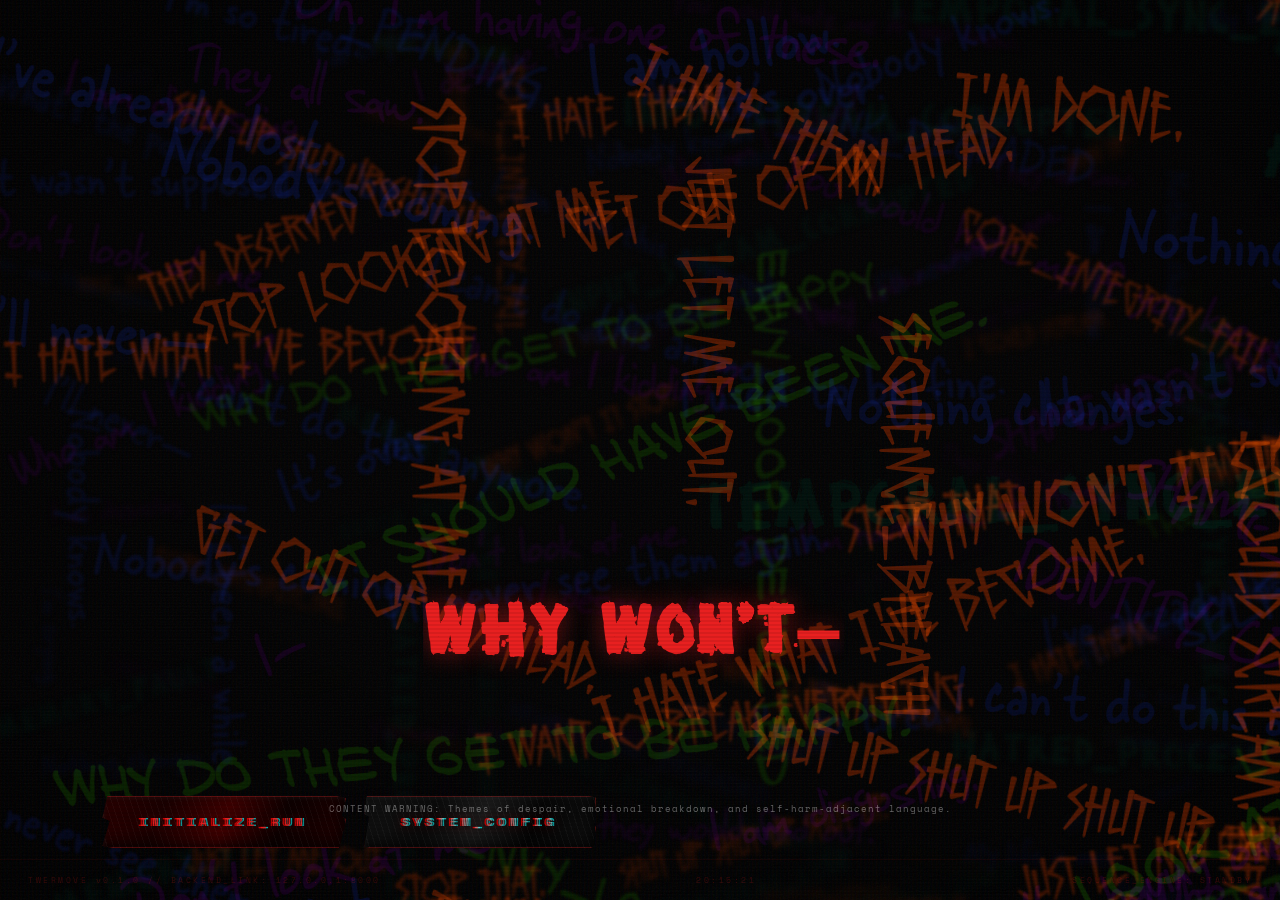
<file: Twermove/titan_frontend/index.html>
<!DOCTYPE html>
<html lang="en">
<head>
  <meta charset="UTF-8" />
  <meta name="viewport" content="width=device-width, initial-scale=1.0" />
  <title>TWERMOVE</title>
  <meta name="description" content="TWERMOVE — a trauma-core survival experience." />
  <link rel="stylesheet" href="static/style.css" />
</head>
<body>

  <div class="vent-bg" id="ventBg" aria-hidden="true"></div>
  <div class="vignette"          aria-hidden="true"></div>
  <div class="system-tear-slice" aria-hidden="true"></div>

  <svg style="display:none;" aria-hidden="true">
    <filter id="titan-static" x="0%" y="0%" width="100%" height="100%">
      <feTurbulence type="fractalNoise" baseFrequency="0.72" numOctaves="4" stitchTiles="stitch"/>
    </filter>
  </svg>

  <div class="static-noise"   aria-hidden="true"></div>
  <div class="crt-scanlines"  aria-hidden="true"></div>
  <div id="chaos-container"   aria-hidden="true"></div>
  <div id="flash-container"   aria-live="polite"></div>
  <div id="transition-veil"   aria-hidden="true"></div>

  <nav class="menu-actions" aria-label="Main menu">
    <a href="#" class="metal-btn"           id="btnStart">Initialize_Run</a>
    <a href="#" class="metal-btn secondary" id="btnSettings">System_Config</a>
  </nav>

  <p style="position:fixed;bottom:85px;width:100%;text-align:center;font-size:9px;color:rgba(255,255,255,0.4);letter-spacing:1px;z-index:200;">
    CONTENT WARNING: Themes of despair, emotional breakdown, and self-harm-adjacent language.
  </p>

  <footer class="index-footer" aria-label="System info">
    <span>TWERMOVE v0.1.0 // BACKEND_LINK: 127.0.0.1:8000</span>
    <span id="sysTime">&#8212;</span>
    <span>SEQUENCE_ENGINE: STANDBY</span>
  </footer>

  <script>
    // Live clock
    (function clock() {
      const el = document.getElementById('sysTime');
      function tick() {
        const now = new Date();
        el.textContent = now.toLocaleTimeString('en-GB', { hour12: false });
      }
      tick();
      setInterval(tick, 1000);
    })();

    // Buttons — placeholder until game routes exist
    document.getElementById('btnStart').addEventListener('click', function(e) {
      e.preventDefault();
      // TODO: route to game when ready
      this.textContent = 'SEQUENCE_PENDING…';
      this.classList.add('processing');
      setTimeout(() => {
        this.textContent = 'Initialize_Run';
        this.classList.remove('processing');
      }, 2000);
    });

    document.getElementById('btnSettings').addEventListener('click', function(e) {
      e.preventDefault();
      // TODO: route to settings when ready
    });
  </script>

  <script src="static/atmosphere.js"></script>
</body>
</html>
</file>
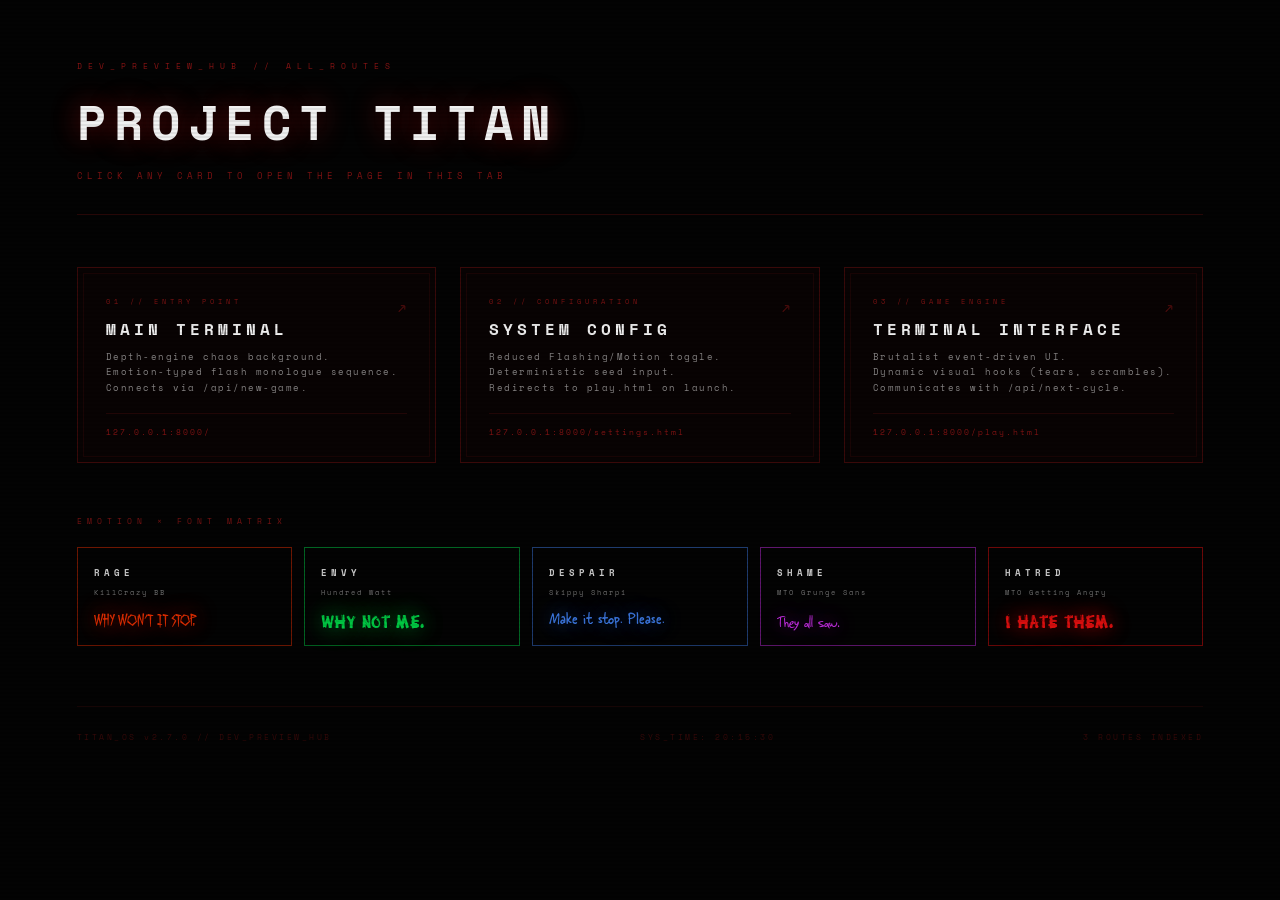
<file: titan_frontend/preview.html>
<!DOCTYPE html>
<html lang="en">
<head>
  <meta charset="UTF-8" />
  <meta name="viewport" content="width=device-width, initial-scale=1.0" />
  <title>Project Titan &#8212; Dev Preview Hub</title>
  <link rel="stylesheet" href="static/style.css" />
  <style>
    body {
      padding: 60px clamp(24px, 6vw, 80px) 80px;
      overflow-y: auto;
    }

    /* Header */
    .hub-header {
      margin-bottom: 52px;
      border-bottom: 1px solid rgba(232,32,32,0.15);
      padding-bottom: 32px;
    }

    .hub-eyebrow {
      font-size: 8px; letter-spacing: 6px;
      color: var(--red); opacity: 0.6; margin-bottom: 14px;
    }

    .hub-title {
      font-size: clamp(24px, 4vw, 48px); font-weight: 700;
      letter-spacing: 8px; color: var(--white);
      text-shadow: 0 0 28px var(--red-glow), 0 0 80px var(--red-dim);
    }

    .hub-subtitle {
      font-size: 9px; letter-spacing: 4px; color: var(--red);
      opacity: 0.55; margin-top: 12px;
    }

    /* Page grid */
    .page-grid {
      display: grid;
      grid-template-columns: repeat(auto-fill, minmax(320px, 1fr));
      gap: 24px;
    }

    .page-card {
      border: 1px solid rgba(232,32,32,0.22);
      background: rgba(232,32,32,0.02);
      padding: 28px 28px 24px;
      position: relative;
      text-decoration: none;
      display: block;
      transition: border-color 0.08s, background 0.08s, box-shadow 0.08s;
      cursor: pointer;
    }

    .page-card::before {
      content: ''; position: absolute; inset: 5px;
      border: 1px solid rgba(232,32,32,0.08); pointer-events: none;
    }

    .page-card:hover {
      border-color: var(--red);
      background: rgba(232,32,32,0.05);
      box-shadow: 0 0 28px var(--red-dim), inset 0 0 20px rgba(232,32,32,0.03);
    }

    .card-tag {
      font-size: 7px; letter-spacing: 4px;
      color: var(--red); opacity: 0.5; margin-bottom: 10px;
      text-transform: uppercase;
    }

    .card-name {
      font-size: 16px; font-weight: 700;
      letter-spacing: 4px; color: var(--white);
      margin-bottom: 8px; text-transform: uppercase;
    }

    .card-desc {
      font-size: 9px; letter-spacing: 1.5px;
      color: var(--white-dim); line-height: 1.7;
      margin-bottom: 18px;
    }

    .card-url {
      font-size: 8px; letter-spacing: 2px;
      color: rgba(232,32,32,0.55);
      border-top: 1px solid rgba(232,32,32,0.12);
      padding-top: 12px; word-break: break-all;
    }

    .card-arrow {
      position: absolute; top: 28px; right: 28px;
      font-size: 16px; color: rgba(232,32,32,0.3);
      transition: color 0.08s, transform 0.08s;
    }
    .page-card:hover .card-arrow {
      color: var(--red); transform: translate(3px,-3px);
    }

    /* Emotion legend grid */
    .legend-section { margin-top: 52px; }

    .section-title {
      font-size: 8px; letter-spacing: 5px; color: var(--red); opacity: 0.5;
      margin-bottom: 20px; text-transform: uppercase;
    }

    .legend-grid {
      display: grid;
      grid-template-columns: repeat(5, 1fr);
      gap: 12px;
    }
    @media (max-width: 900px) { .legend-grid { grid-template-columns: repeat(2, 1fr); } }
    @media (max-width: 480px) { .legend-grid { grid-template-columns: 1fr; } }

    .legend-card {
      border: 1px solid currentColor;
      padding: 18px 16px 14px;
      display: flex; flex-direction: column; gap: 8px;
      opacity: 0.85;
      transition: opacity 0.08s;
    }
    .legend-card:hover { opacity: 1; }

    .legend-emotion {
      font-size: 9px; letter-spacing: 4px;
      font-weight: 700; text-transform: uppercase;
      font-family: var(--font); color: var(--white);
    }
    .legend-font {
      font-size: 7px; letter-spacing: 2px;
      opacity: 0.55; text-transform: none; font-family: var(--font); color: var(--white);
    }
    .legend-sample {
      font-size: 18px; line-height: 1.2; margin-top: 4px;
    }
    
    .lc-rage { border-color: rgba(255,51,0,0.5); }
    .lc-envy { border-color: rgba(0,232,78,0.5); }
    .lc-despair { border-color: rgba(68,136,255,0.5); }
    .lc-shame { border-color: rgba(221,51,255,0.5); }
    .lc-hatred { border-color: rgba(255,17,17,0.5); }

    /* Footer */
    .hub-footer {
      margin-top: 60px; padding-top: 24px;
      border-top: 1px solid rgba(232,32,32,0.08);
      font-size: 8px; letter-spacing: 2.5px;
      color: rgba(232,32,32,0.22);
      display: flex; justify-content: space-between; flex-wrap: wrap; gap: 8px;
    }
  </style>
</head>
<body>

  <header class="hub-header">
    <p class="hub-eyebrow">DEV_PREVIEW_HUB // ALL_ROUTES</p>
    <h1 class="hub-title">PROJECT TITAN</h1>
    <p class="hub-subtitle">CLICK ANY CARD TO OPEN THE PAGE IN THIS TAB</p>
  </header>

  <div class="page-grid">

    <a href="http://127.0.0.1:8000/" class="page-card">
      <span class="card-arrow">&#8599;</span>
      <p class="card-tag">01 // ENTRY POINT</p>
      <p class="card-name">Main Terminal</p>
      <p class="card-desc">
        Depth-engine chaos background.<br/>
        Emotion-typed flash monologue sequence.<br/>
        Connects via /api/new-game.
      </p>
      <p class="card-url">127.0.0.1:8000/</p>
    </a>

    <a href="http://127.0.0.1:8000/settings.html" class="page-card">
      <span class="card-arrow">&#8599;</span>
      <p class="card-tag">02 // CONFIGURATION</p>
      <p class="card-name">System Config</p>
      <p class="card-desc">
        Reduced Flashing/Motion toggle.<br/>
        Deterministic seed input.<br/>
        Redirects to play.html on launch.
      </p>
      <p class="card-url">127.0.0.1:8000/settings.html</p>
    </a>

    <a href="http://127.0.0.1:8000/play.html" class="page-card">
      <span class="card-arrow">&#8599;</span>
      <p class="card-tag">03 // GAME ENGINE</p>
      <p class="card-name">Terminal Interface</p>
      <p class="card-desc">
        Brutalist event-driven UI.<br/>
        Dynamic visual hooks (tears, scrambles).<br/>
        Communicates with /api/next-cycle.
      </p>
      <p class="card-url">127.0.0.1:8000/play.html</p>
    </a>

  </div>

  <div class="legend-section">
    <p class="section-title">Emotion × Font Matrix</p>
    <div class="legend-grid">

      <div class="legend-card lc-rage">
        <span class="legend-emotion">Rage</span>
        <span class="legend-font">KillCrazy BB</span>
        <span class="legend-sample emotion-rage">WHY WON’T IT STOP.</span>
      </div>

      <div class="legend-card lc-envy">
        <span class="legend-emotion">Envy</span>
        <span class="legend-font">Hundred Watt</span>
        <span class="legend-sample emotion-envy">Why not me.</span>
      </div>

      <div class="legend-card lc-despair">
        <span class="legend-emotion">Despair</span>
        <span class="legend-font">Skippy Sharpi</span>
        <span class="legend-sample emotion-despair">Make it stop. Please.</span>
      </div>

      <div class="legend-card lc-shame">
        <span class="legend-emotion">Shame</span>
        <span class="legend-font">MTO Grunge Sans</span>
        <span class="legend-sample emotion-shame">They all saw.</span>
      </div>

      <div class="legend-card lc-hatred">
        <span class="legend-emotion">Hatred</span>
        <span class="legend-font">MTO Getting Angry</span>
        <span class="legend-sample emotion-hatred">I hate them.</span>
      </div>

    </div>
  </div>

  <footer class="hub-footer">
    <span>TITAN_OS v2.7.0 // DEV_PREVIEW_HUB</span>
    <span id="sysTime">&#8212;</span>
    <span>3 ROUTES INDEXED</span>
  </footer>

  <script>
    const t = document.getElementById('sysTime');
    function tick() {
      const n = new Date();
      t.textContent = `SYS_TIME: ${
        String(n.getHours()).padStart(2,'0')}:${
        String(n.getMinutes()).padStart(2,'0')}:${
        String(n.getSeconds()).padStart(2,'0')}`;
    }
    tick(); setInterval(tick, 1000);
  </script>

</body>
</html>
</file>
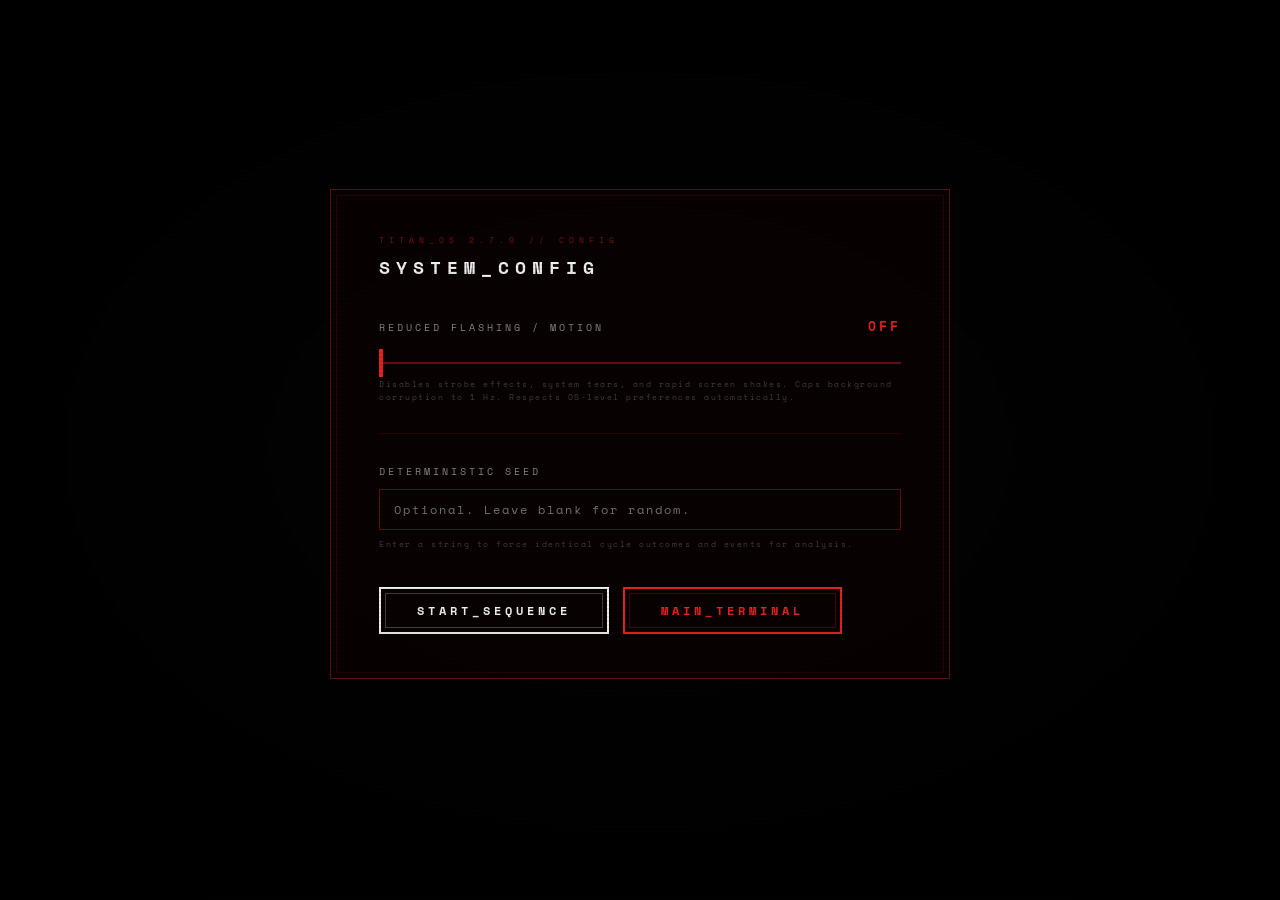
<file: titan_frontend/settings.html>
<!DOCTYPE html>
<html lang="en">
<head>
  <meta charset="UTF-8">
  <title>Project Titan — SYSTEM_CONFIG</title>
  <link rel="stylesheet" href="static/style.css" />
</head>
<body>
  
  <!-- Atmosphere Layers -->
  <div class="vent-bg" id="ventBg" aria-hidden="true"></div>
  <div class="vignette" aria-hidden="true"></div>
  
  <div class="settings-wrap">
    <div class="settings-panel">
      <div class="settings-eyebrow">TITAN_OS 2.7.0 // CONFIG</div>
      <h1 class="settings-title">SYSTEM_CONFIG</h1>
      
      <div class="setting-row">
        <div class="setting-label">
          <span>REDUCED FLASHING / MOTION</span>
          <span class="setting-val" id="valFlash">OFF</span>
        </div>
        <input type="range" id="optFlash" min="0" max="1" step="1" value="0">
        <div class="setting-desc">Disables strobe effects, system tears, and rapid screen shakes. Caps background corruption to 1 Hz. Respects OS-level preferences automatically.</div>
      </div>
      
      <hr class="settings-hr">
      
      <div class="setting-row">
        <div class="setting-label">
          <span>DETERMINISTIC SEED</span>
        </div>
        <input type="text" id="optSeed" placeholder="Optional. Leave blank for random." style="width:100%; background:transparent; border:1px solid rgba(232,32,32,0.4); color:var(--white); font-family:var(--font); font-size:12px; padding:11px 14px; letter-spacing:2px; outline:none;" />
        <div class="setting-desc">Enter a string to force identical cycle outcomes and events for analysis.</div>
      </div>
      
      <!-- Error Banner -->
      <div id="errorMsg" style="color:var(--red); font-size:10px; font-weight:700; margin-top:20px; display:none; letter-spacing:2px;"></div>

      <div class="settings-actions">
        <button class="btn btn-white" id="btnApply">START_SEQUENCE</button>
        <button class="btn" id="btnCancel">MAIN_TERMINAL</button>
      </div>
    </div>
  </div>
  
  <!-- Transition Veil -->
  <div id="transition-veil" style="position:fixed; inset:0; background:#000; z-index:9999; opacity:0; pointer-events:none; transition:opacity 0.9s ease;"></div>

  <script src="static/atmosphere.js"></script>
  <script>
    const optFlash = document.getElementById('optFlash');
    const valFlash = document.getElementById('valFlash');
    
    // Load existing
    const prefersReduced = window.matchMedia('(prefers-reduced-motion: reduce)').matches;
    const storedFlash = localStorage.getItem('titan_reduce_flash');
    if (storedFlash === 'true' || (prefersReduced && storedFlash !== 'false')) {
        optFlash.value = 1;
        valFlash.textContent = 'ON';
    }
    
    optFlash.addEventListener('input', (e) => {
      valFlash.textContent = e.target.value === '1' ? 'ON' : 'OFF';
    });
    
    document.getElementById('btnCancel').addEventListener('click', () => {
      window.location.href = '/';
    });
    
    document.getElementById('btnApply').addEventListener('click', async () => {
       const btn = document.getElementById('btnApply');
       const err = document.getElementById('errorMsg');
       
       // Save settings
       const isReduced = optFlash.value === '1';
       localStorage.setItem('titan_reduce_flash', isReduced.toString());
       if (window.Atmosphere) window.Atmosphere.setReducedMotion(isReduced);
       
       let seed = document.getElementById('optSeed').value.trim();
       if (!seed) seed = null;
       
       btn.disabled = true;
       btn.textContent = 'CONNECTING...';
       err.style.display = 'none';
       
       try {
           const res = await fetch('/api/new-game', {
               method: 'POST',
               headers: { 'Content-Type': 'application/json' },
               body: JSON.stringify({ seed: seed })
           });
           
           if (!res.ok) throw new Error("HTTP " + res.status);
           
           const data = await res.json();
           sessionStorage.setItem('titan_run_id', data.run_id);
           
           btn.textContent = 'SEQUENCE_COMPILED';
           document.getElementById('transition-veil').style.opacity = '1';
           setTimeout(() => { window.location.href = 'play.html'; }, 950);
           
       } catch (e) {
           btn.disabled = false;
           btn.textContent = 'START_SEQUENCE';
           err.textContent = "BACKEND_OFFLINE // COULD NOT INITIALIZE RUN";
           err.style.display = 'block';
       }
    });
  </script>
</body>
</html>
</file>
<file: Twermove/titan_frontend/static/style.css>
/*
 * style.css — Twermove
 * Aesthetic: Trauma-core / Glitch-core / Brutalist
 * Scope: Main Menu only — game pages added per-module
 */

@import url('https://fonts.googleapis.com/css2?family=Space+Mono:wght@400;700&family=VT323&family=Share+Tech+Mono&display=swap');

/* ── Emotion fonts (local) ── */

@font-face {
  font-family: 'MTO Getting Angry';
  src: url('fonts/MTOGettingAngry.ttf') format('truetype');
  font-weight: normal; font-style: normal; font-display: swap;
}

@font-face {
  font-family: 'Hundred Watt';
  src: url('fonts/HundredWatt.ttf') format('truetype');
  font-weight: normal; font-display: swap;
}

@font-face {
  font-family: 'MTO Grunge Sans';
  src: url('fonts/MTOGrungeSans.ttf') format('truetype');
  font-weight: normal; font-display: swap;
}

@font-face {
  font-family: 'Skippy Sharpi';
  src: url('fonts/SkippySharpi.ttf') format('truetype');
  font-weight: normal; font-style: normal; font-display: swap;
}

@font-face {
  font-family: 'KillCrazy';
  src: url('fonts/KillCrazy.ttf') format('truetype');
  font-weight: normal; font-display: swap;
}

/* ════════════════════════════════════════════════
   DESIGN TOKENS
════════════════════════════════════════════════ */
:root {
  /* Void */
  --void-black:   #030303;
  --void-crimson: #120000;

  /* Palette */
  --bg:           #030303;
  --bg2:          #0c0c0c;
  --red:          #e82020;
  --red-bright:   #ff3535;
  --red-dim:      rgba(232, 32, 32, 0.12);
  --red-glow:     rgba(232, 32, 32, 0.45);
  --red-border:   rgba(232, 32, 32, 0.4);
  --white:        #f0f0f0;
  --white-dim:    rgba(240, 240, 240, 0.55);
  --orange:       #ff6b00;

  /* Chromatic aberration channels */
  --chroma-red:   rgba(255, 0,   0,   0.8);
  --chroma-cyan:  rgba(0,   255, 255, 0.8);

  /* Typography */
  --font:         'Space Mono', 'Courier New', monospace;
  --font-angry:   'MTO Getting Angry', 'Space Mono', monospace;
  --font-envy:    'Hundred Watt', serif;
  --font-shame:   'MTO Grunge Sans', 'Space Mono', monospace;
  --font-despair: 'Skippy Sharpi', cursive, system-ui;
  --font-rage:    'KillCrazy', sans-serif;
}

/* ════════════════════════════════════════════════
   GLOBAL RESET
════════════════════════════════════════════════ */
*, *::before, *::after {
  box-sizing: border-box;
  margin: 0;
  padding: 0;
}

html { height: 100%; }

body {
  background: var(--bg);
  color: var(--white);
  font-family: var(--font);
  height: 100%;
  overflow: hidden;
  -webkit-font-smoothing: antialiased;
  /* Effect 1 — Breathing Void */
  animation: void-breathe 8s ease-in-out infinite alternate;
}

@keyframes void-breathe {
  from { background-color: var(--void-black); }
  to   { background-color: var(--void-crimson); }
}

/* Scrollable pages need this override */
body.scrollable { overflow-y: auto; }

/* ════════════════════════════════════════════════
   CRT SCANLINES (always on top)
════════════════════════════════════════════════ */
body::after {
  content: '';
  position: fixed;
  inset: 0;
  z-index: 9000;
  pointer-events: none;
  background: repeating-linear-gradient(
    0deg,
    transparent 0px,
    transparent 2px,
    rgba(0, 0, 0, 0.07) 2px,
    rgba(0, 0, 0, 0.07) 4px
  );
}

/* ════════════════════════════════════════════════
   ATMOSPHERE LAYERS
════════════════════════════════════════════════ */

/* Claustrophobic vignette */
.vignette {
  position: fixed; inset: 0; z-index: 4; pointer-events: none;
  background: radial-gradient(
    ellipse 80% 75% at 50% 50%,
    transparent 36%,
    rgba(0, 0, 0, 0.5) 66%,
    rgba(0, 0, 0, 0.94) 100%
  );
}

/* SVG fractal noise overlay */
.static-noise {
  position: fixed; inset: 0; z-index: 5;
  pointer-events: none; opacity: 0.055;
  filter: url(#titan-static); background: #fff;
}

/* CRT scanline + RGB channel grid */
.crt-scanlines {
  position: fixed; inset: 0; z-index: 6; pointer-events: none;
  background:
    linear-gradient(rgba(0,0,0,0) 50%, rgba(0,0,0,0.18) 50%),
    linear-gradient(90deg, rgba(232,32,32,0.04), rgba(0,255,0,0.01), rgba(0,0,255,0.03));
  background-size: 100% 3px, 4px 100%;
}

/* Background vent phrases container */
#chaos-container {
  position: fixed; inset: 0; z-index: 10; pointer-events: none;
}

/* Individual vent text spans — positioned by atmosphere.js */
.vent-phrase {
  position: absolute; white-space: nowrap;
  user-select: none; pointer-events: none;
  font-family: var(--font); mix-blend-mode: screen; color: var(--red);
}

.vent-phrase.white-tint  { color: rgba(240,240,240,1);  mix-blend-mode: overlay; }
.vent-phrase.envy-tint   { color: #1a6600;              mix-blend-mode: screen;  font-family: var(--font-envy); }
.vent-phrase.rage-tint   { color: #ff4400;              mix-blend-mode: screen;  font-family: var(--font-rage); }
.vent-phrase.despair-tint{ color: #0a1a6e;              mix-blend-mode: screen;  font-family: var(--font-despair); }
.vent-phrase.shame-tint  { color: #3a0050;              mix-blend-mode: screen;  font-family: var(--font-shame); }
.vent-phrase.system-tint { color: #003322;              mix-blend-mode: screen;  font-family: var(--font-angry); font-size: 0.55em; letter-spacing: 1px; }

/* Flash monologue container */
#flash-container {
  position: fixed; inset: 0; z-index: 100; pointer-events: none;
}

.flash-phrase {
  position: absolute;
  font-family: var(--font); font-weight: 400;
  color: var(--white); white-space: nowrap;
  pointer-events: none; user-select: none; opacity: 0;
  max-width: 88vw; overflow: hidden;
  text-shadow: 0 0 12px rgba(0,0,0,1), 0 0 30px rgba(0,0,0,0.95), 2px 2px 6px rgba(0,0,0,1);
  transition: opacity 0.35s ease;
}

/* Emotion flash variants */
.emotion-fragment { font-family: var(--font-angry); color: var(--red);   text-shadow: 0 0 24px var(--red-glow); letter-spacing: 4px; font-weight: 700; }
.emotion-rage     { font-family: var(--font-rage);   color: #ff3300;      text-shadow: 0 0 22px rgba(255,51,0,0.85); }
.emotion-envy     { font-family: var(--font-angry);  color: #00e84e;      text-shadow: 0 0 22px rgba(0,232,78,0.75); }
.emotion-despair  { font-family: var(--font-despair);color: #4488ff;      text-shadow: 0 0 20px rgba(68,136,255,0.75); }
.emotion-shame    { font-family: var(--font-shame);  color: #dd33ff;      text-shadow: 0 0 20px rgba(221,51,255,0.75); }
.emotion-hatred   { font-family: var(--font-angry);  color: #ff1111;      text-shadow: 0 0 20px rgba(255,17,17,0.85); }

/* Climax punch-in animation */
@keyframes climax-punch {
  0%   { opacity: 0; transform: scale(0.88); }
  7%   { opacity: 1; transform: scale(1.07); }
  16%  { transform: scale(0.97); }
  25%  { transform: scale(1.02); }
  100% { opacity: 1; transform: scale(1.00); }
}

.flash-phrase.climax-flash {
  animation: climax-punch 0.22s cubic-bezier(0.2, 0.6, 0.4, 1) forwards;
  transition: none !important;
}

/* ════════════════════════════════════════════════
   SYSTEM TEAR EFFECT
════════════════════════════════════════════════ */
.system-tear-slice {
  position: fixed; top: 35%; height: 7%;
  left: 0; right: 0; z-index: 9990;
  pointer-events: none; opacity: 0;
  background: transparent;
  transform: translateX(0);
  will-change: transform, opacity;
  transition: none !important;
}

body.system-tear .system-tear-slice {
  opacity: 1;
  transform: translateX(-10px);
  background: linear-gradient(
    to bottom,
    rgba(255,0,0,0.20) 0%,
    rgba(0,255,255,0.14) 50%,
    rgba(255,0,0,0.10) 100%
  );
  filter: blur(0.4px);
}

body.system-tear .metal-btn {
  text-shadow:
    1px 1px 4px #000,
    0 0 12px rgba(232,32,32,0.4),
    -8px 0 0 var(--chroma-red),
    8px 0 0 var(--chroma-cyan);
  transition: none;
}

body.system-tear .menu-actions {
  transform: translateX(-8px) skewX(-0.4deg);
  transition: none;
}

body.system-tear #chaos-container {
  transform: translateX(-6px) skewX(0.5deg);
  filter: saturate(1.5) brightness(1.12);
  transition: none;
}

body.system-tear::after {
  content: '';
  position: fixed; inset: 0; z-index: 9988;
  background: repeating-linear-gradient(
    0deg,
    transparent          0px,
    transparent          3px,
    rgba(232,32,32,0.06) 3px,
    rgba(232,32,32,0.06) 4px
  );
  pointer-events: none;
}

.integrity-dead {
  background: rgba(255,255,255,0.8);
  mix-blend-mode: screen;
}

/* ════════════════════════════════════════════════
   MAIN MENU BUTTONS
════════════════════════════════════════════════ */
.menu-actions {
  position: fixed;
  bottom: 52px;
  left: clamp(5vw, 8vw, 120px);
  z-index: 200;
  display: flex;
  gap: 18px;
  flex-wrap: wrap;
  opacity: 0;
  animation: btn-reveal 0.6s ease 4.8s forwards;
}

@keyframes btn-reveal { to { opacity: 1; } }

.metal-btn {
  position: relative;
  background: linear-gradient(112deg, #2a0000 0%, #1a0000 25%, #3d0000 50%, #0d0000 72%, #1f0000 100%);
  color: rgba(232,32,32,0.9);
  font-family: var(--font);
  font-size: 11px; font-weight: 700;
  padding: 18px 38px;
  text-transform: uppercase; letter-spacing: 5px;
  text-decoration: none;
  display: inline-flex; align-items: center; justify-content: center;
  border: none; cursor: pointer; user-select: none;
  clip-path: polygon(2% 0%, 96% 0%, 100% 4%, 98% 38%, 100% 44%, 97% 100%, 4% 100%, 0% 96%, 3% 48%, 0% 42%);
  text-shadow:
    1px 1px 4px #000,
    0 0 12px rgba(232,32,32,0.4),
    -2px 0 0 var(--chroma-red),
    2px 0 0 var(--chroma-cyan);
  box-shadow: inset 2px 2px 5px rgba(255,255,255,0.05), inset -4px -4px 14px rgba(0,0,0,0.85);
  transition: color 0.08s, text-shadow 0.08s, background 0.08s;
}

.metal-btn::after {
  content: ''; position: absolute; inset: 0;
  background: repeating-linear-gradient(72deg, transparent, transparent 5px, rgba(255,255,255,0.03) 5px, rgba(255,255,255,0.03) 6px);
  pointer-events: none;
}

.metal-btn::before {
  content: ''; position: absolute; inset: 0; clip-path: inherit;
  box-shadow: inset 0 0 0 1px rgba(232,32,32,0.28); pointer-events: none;
}

.metal-btn:hover {
  background: linear-gradient(112deg, #3d0000 0%, #2a0000 25%, #550000 50%, #1a0000 72%, #330000 100%);
  color: #fff;
  text-shadow: 0 0 8px rgba(232,32,32,0.95), 1px 1px 4px #000;
  transform: translate(-2px,-2px);
  box-shadow: inset 2px 2px 5px rgba(255,255,255,0.07), inset -4px -4px 14px rgba(0,0,0,0.85), 0 0 28px var(--red-glow), 0 0 55px var(--red-dim);
}

.metal-btn:active { transform: translate(2px,2px); box-shadow: none; }

.metal-btn.secondary {
  background: linear-gradient(112deg, #111 0%, #0a0a0a 30%, #1a1a1a 50%, #050505 72%, #0f0f0f 100%);
  color: rgba(240,240,240,0.4);
  clip-path: polygon(1% 0%, 97% 0%, 100% 3%, 99% 55%, 100% 60%, 98% 100%, 2% 100%, 0% 97%, 2% 40%, 0% 35%);
}

.metal-btn.secondary:hover {
  background: linear-gradient(112deg, #222 0%, #181818 30%, #2a2a2a 50%, #111 72%, #1e1e1e 100%);
  color: rgba(240,240,240,0.9);
  text-shadow: 0 0 8px rgba(255,255,255,0.5), 1px 1px 4px #000;
  box-shadow: inset 2px 2px 5px rgba(255,255,255,0.07), 0 0 24px rgba(255,255,255,0.15);
}

.metal-btn.processing {
  opacity: 0.7;
  pointer-events: none;
  cursor: not-allowed;
  letter-spacing: 8px;
}

.metal-btn.error-state {
  color: var(--red);
  text-shadow: 0 0 14px rgba(232,32,32,0.9), -2px 0 0 var(--chroma-red), 2px 0 0 var(--chroma-cyan);
  pointer-events: none;
}

/* ════════════════════════════════════════════════
   FOOTER
════════════════════════════════════════════════ */
.index-footer {
  position: fixed; bottom: 0; left: 0; right: 0;
  padding: 14px 28px;
  display: flex; justify-content: space-between; align-items: center;
  font-family: var(--font); font-size: 8px; letter-spacing: 2.5px;
  color: rgba(232,32,32,0.22);
  border-top: 1px solid rgba(232,32,32,0.06);
  z-index: 200;
}

/* ════════════════════════════════════════════════
   TRANSITION VEIL (page nav fade)
════════════════════════════════════════════════ */
#transition-veil {
  position: fixed; inset: 0; z-index: 999999;
  background: #000;
  opacity: 0; pointer-events: none;
  transition: opacity 0.9s ease;
}

#transition-veil.active {
  opacity: 1;
  pointer-events: all;
}

/* ════════════════════════════════════════════════
   UTILITY
════════════════════════════════════════════════ */
.sr-only {
  position: absolute;
  width: 1px; height: 1px;
  overflow: hidden;
  clip: rect(0,0,0,0);
}

@keyframes blink { 50% { opacity: 0; } }
.cursor::after {
  content: '█';
  animation: blink 1s step-end infinite;
  color: var(--red);
  margin-left: 2px;
}
</file>
<file: titan_frontend/static/style.css>
/*
 * style.css — Project Titan
 * Aesthetic: Vent Art / Glitch-Core / Brutalist
 */

@import url('https://fonts.googleapis.com/css2?family=Space+Mono:wght@400;700&family=VT323&family=Share+Tech+Mono&display=swap');

/* ── Emotion fonts (local) ── */

@font-face {
  font-family: 'MTO Getting Angry';
  src: url('fonts/MTOGettingAngry.ttf') format('truetype');
  font-weight: normal; font-style: normal; font-display: swap;
}

@font-face {
  font-family: 'Hundred Watt';
  src: url('fonts/HundredWatt.ttf') format('truetype');
  font-weight: normal; font-display: swap;
}

@font-face {
  font-family: 'MTO Grunge Sans';
  src: url('fonts/MTOGrungeSans.ttf') format('truetype');
  font-weight: normal; font-display: swap;
}

/* Despair font — “scratched into a notebook in a panic” */
@font-face {
  font-family: 'Skippy Sharpi';
  src: url('fonts/SkippySharpi.ttf') format('truetype');
  font-weight: normal; font-style: normal; font-display: swap;
}

@font-face {
  font-family: 'Press Start 2P';
  src: url('fonts/PressStart2P.ttf') format('truetype');
  font-weight: normal; font-display: swap;
}

@font-face {
  font-family: 'KillCrazy';
  src: url('fonts/KillCrazy.ttf') format('truetype');
  font-weight: normal; font-display: swap;
}

/* ════════════════════════════════════════════════
   DESIGN TOKENS
════════════════════════════════════════════════ */
:root {
  --bg:           #030303;
  --bg2:          #0c0c0c;
  --red:          #e82020;
  --red-bright:   #ff3535;
  --red-dim:      rgba(232, 32, 32, 0.12);
  --red-glow:     rgba(232, 32, 32, 0.45);
  --red-border:   rgba(232, 32, 32, 0.4);
  --white:        #f0f0f0;
  --white-dim:    rgba(240, 240, 240, 0.55);
  --orange:       #ff6b00;
  --blue:         #1a5fff;
  --green:        #00ff88;
  --yellow:       #ffe620;
  --font:           'Space Mono', 'Courier New', monospace;
  --font-angry:     'MTO Getting Angry', 'Space Mono', monospace;
  --font-envy:      'Hundred Watt', serif;
  --font-shame:     'MTO Grunge Sans', 'Space Mono', monospace;
  --font-despair:   'Skippy Sharpi', cursive, system-ui;
  --font-system:    'Press Start 2P', monospace;
  --font-rage:      'KillCrazy', sans-serif;
}

/* ════════════════════════════════════════════════
   GLOBAL RESET
════════════════════════════════════════════════ */
*, *::before, *::after {
  box-sizing: border-box;
  margin: 0;
  padding: 0;
}

html { height: 100%; scroll-behavior: smooth; }

body {
  background: var(--bg);
  color: var(--white);
  font-family: var(--font);
  height: 100%;
  overflow: hidden;
  -webkit-font-smoothing: antialiased;
}

/* Scrollable pages need this override */
body.scrollable { overflow-y: auto; }

/* ════════════════════════════════════════════════
   CRT SCAN LINE OVERLAY (always on top)
════════════════════════════════════════════════ */
body::after {
  content: '';
  position: fixed;
  inset: 0;
  z-index: 9000;
  pointer-events: none;
  background: repeating-linear-gradient(
    0deg,
    transparent 0px,
    transparent 2px,
    rgba(0, 0, 0, 0.07) 2px,
    rgba(0, 0, 0, 0.07) 4px
  );
}

/* ════════════════════════════════════════════════
   VENT ART BACKGROUND
════════════════════════════════════════════════ */
.vent-bg {
  position: fixed;
  inset: 0;
  pointer-events: none;
  z-index: 0;
  overflow: hidden;
}

/* Individual vent text spans — positioned + animated via JS */
.vt {
  position: absolute;
  /* font-family, font-size, letter-spacing set per-phrase by JS */
  line-height: 1.15;
  white-space: nowrap;
  color: var(--red);
  mix-blend-mode: difference;
  user-select: none;
  pointer-events: none;
  opacity: 0;                       /* starts invisible; JS drives fade */
  transition: opacity 0s;           /* overridden inline by JS timing  */
  will-change: opacity, transform;
}

/* ════════════════════════════════════════════════
   GLITCH ANIMATION
════════════════════════════════════════════════ */
@keyframes glitch-body {
  0%, 91%, 100% { transform: translate(0, 0) skew(0deg); }
  92%            { transform: translate(-4px, 1px) skew(-0.3deg); }
  93%            { transform: translate(4px, -1px) skew(0.3deg); }
  94%            { transform: translate(-2px, 2px); }
  95%            { transform: translate(0, 0); }
  97%            { transform: translate(3px, -2px) skew(-0.2deg); }
  98%            { transform: translate(-3px, 1px); }
  99%            { transform: translate(0, 0); }
}

@keyframes glitch-slice-a {
  0%, 91%, 100% { clip-path: inset(100% 0 0 0); opacity: 0; transform: translate(0); }
  92%  { clip-path: inset(20% 0 60% 0); transform: translate(-6px, 0); opacity: 0.9; }
  93%  { clip-path: inset(55% 0 30% 0); transform: translate(6px,  0); opacity: 0.8; }
  94%  { clip-path: inset(10% 0 80% 0); transform: translate(-4px, 0); opacity: 0.95; }
  95%  { clip-path: inset(100% 0 0 0);  opacity: 0; }
}

@keyframes glitch-slice-b {
  0%, 93%, 100% { clip-path: inset(100% 0 0 0); opacity: 0; transform: translate(0); }
  94%  { clip-path: inset(65% 0 10% 0); transform: translate(5px,  0); opacity: 0.7; color: #00ffff; }
  95%  { clip-path: inset(80% 0 5%  0); transform: translate(-5px, 0); opacity: 0.8; }
  96%  { clip-path: inset(100% 0 0 0); opacity: 0; }
}

.glitch {
  position: relative;
  display: inline-block;
  animation: glitch-body 9s infinite;
}

.glitch::before,
.glitch::after {
  content: attr(data-text);
  position: absolute;
  inset: 0;
  background: var(--bg);
  color: var(--red);
}

.glitch::before { animation: glitch-slice-a 9s infinite; }
.glitch::after  { animation: glitch-slice-b 9s infinite 0.15s; color: #00ffff; }

/* ════════════════════════════════════════════════
   BRUTALIST BUTTONS
════════════════════════════════════════════════ */
.btn {
  display: inline-flex;
  align-items: center;
  justify-content: center;
  padding: 13px 36px;
  background: transparent;
  color: var(--red);
  border: 2px solid var(--red);
  border-radius: 0;                /* strict brutalist — zero rounding */
  font-family: var(--font);
  font-size: 12px;
  font-weight: 700;
  letter-spacing: 4px;
  text-transform: uppercase;
  text-decoration: none;
  cursor: pointer;
  position: relative;
  transition: background 0s, color 0s, box-shadow 0.06s;
  user-select: none;
}

/* Inner inset border — brutalist detail */
.btn::before {
  content: '';
  position: absolute;
  inset: 4px;
  border: 1px solid currentColor;
  opacity: 0.25;
  pointer-events: none;
}

.btn:hover {
  background: var(--red);
  color: #000;
  box-shadow: 0 0 24px var(--red-glow), 0 0 50px var(--red-dim);
}

.btn:active { transform: translate(2px, 2px); box-shadow: none; }

.btn-white {
  color: var(--white);
  border-color: var(--white);
}
.btn-white:hover {
  background: var(--white);
  color: #000;
  box-shadow: 0 0 24px rgba(255,255,255,0.4);
}

.btn-sm {
  padding: 9px 22px;
  font-size: 10px;
  letter-spacing: 3px;
}

/* ════════════════════════════════════════════════
   ── INDEX PAGE ──────────────────────────────────
════════════════════════════════════════════════ */
.index-container {
  position: relative;
  z-index: 10;
  display: flex;
  flex-direction: column;
  align-items: center;
  justify-content: center;
  height: 100vh;
}

.index-eyebrow {
  font-size: 9px;
  letter-spacing: 9px;
  color: var(--red);
  opacity: 0.65;
  margin-bottom: 16px;
}

.index-title {
  font-size: clamp(52px, 9vw, 110px);
  font-weight: 700;
  letter-spacing: 14px;
  color: var(--white);
  text-shadow:
    0 0 20px var(--red-glow),
    0 0 60px var(--red-dim),
    0 0 120px rgba(232,32,32,0.06);
  line-height: 1;
  text-align: center;
}

.index-divider {
  width: min(440px, 90vw);
  height: 1px;
  background: linear-gradient(90deg, transparent, var(--red) 40%, var(--red) 60%, transparent);
  margin: 28px 0;
  opacity: 0.6;
}

.index-subtitle {
  font-size: 10px;
  letter-spacing: 5px;
  color: var(--red);
  opacity: 0.7;
  margin-bottom: 44px;
}

.btn-group {
  display: flex;
  gap: 18px;
  flex-wrap: wrap;
  justify-content: center;
}

.index-footer {
  position: fixed;
  bottom: 0;
  left: 0;
  right: 0;
  padding: 14px 28px;
  display: flex;
  justify-content: space-between;
  align-items: center;
  font-size: 8px;
  letter-spacing: 2.5px;
  color: rgba(232, 32, 32, 0.28);
  border-top: 1px solid rgba(232, 32, 32, 0.08);
  z-index: 10;
}

/* ════════════════════════════════════════════════
   ── SETTINGS PAGE ───────────────────────────────
════════════════════════════════════════════════ */
.settings-wrap {
  position: relative;
  z-index: 10;
  display: flex;
  flex-direction: column;
  align-items: center;
  justify-content: center;
  min-height: 100vh;
  padding: 48px 20px 80px;
}

.settings-panel {
  width: 100%;
  max-width: 620px;
  border: 1px solid var(--red-border);
  background: rgba(232, 32, 32, 0.025);
  padding: 44px 48px;
  position: relative;
}

.settings-panel::before {
  content: '';
  position: absolute;
  inset: 5px;
  border: 1px solid rgba(232, 32, 32, 0.12);
  pointer-events: none;
}

.settings-eyebrow {
  font-size: 8px;
  letter-spacing: 5px;
  color: var(--red);
  opacity: 0.5;
  margin-bottom: 8px;
}

.settings-title {
  font-size: 18px;
  letter-spacing: 6px;
  font-weight: 700;
  color: var(--white);
  margin-bottom: 36px;
  text-transform: uppercase;
}

.setting-row { margin-bottom: 30px; }

.setting-label {
  display: flex;
  justify-content: space-between;
  align-items: baseline;
  font-size: 10px;
  letter-spacing: 3px;
  color: var(--white-dim);
  text-transform: uppercase;
  margin-bottom: 10px;
}

.setting-val {
  font-size: 13px;
  font-weight: 700;
  color: var(--red);
}

.setting-desc {
  font-size: 8px;
  letter-spacing: 1.5px;
  color: rgba(240, 240, 240, 0.25);
  margin-top: 8px;
  line-height: 1.6;
}

/* Range slider — brutalist blade thumb */
input[type="range"] {
  -webkit-appearance: none;
  appearance: none;
  width: 100%;
  height: 2px;
  background: rgba(232,32,32,0.22);
  outline: none;
  cursor: pointer;
  border: none;
}
input[type="range"]::-webkit-slider-runnable-track {
  height: 2px;
  background: rgba(232,32,32,0.22);
  border-radius: 0;
}
input[type="range"]::-webkit-slider-thumb {
  -webkit-appearance: none;
  width: 4px;         /* narrow blade */
  height: 28px;       /* tall blade */
  background: var(--red);
  border-radius: 0;   /* zero: no softness */
  cursor: pointer;
  margin-top: -13px;  /* vertically center the blade on the thin track */
  transition: background 0.05s, box-shadow 0.05s;
}
input[type="range"]::-webkit-slider-thumb:hover {
  background: #000;
  box-shadow: 0 0 0 2px var(--red), 0 0 20px var(--red-glow);
}
input[type="range"]:focus::-webkit-slider-thumb {
  background: var(--white);
  box-shadow: 0 0 14px var(--red-glow);
}

/* ── Climax punch-in animation (“the jarring effect”) ── */
@keyframes climax-punch {
  0%   { opacity: 0; transform: scale(0.88); }
  7%   { opacity: 1; transform: scale(1.07); }
  16%  { transform: scale(0.97); }
  25%  { transform: scale(1.02); }
  100% { opacity: 1; transform: scale(1.00); }
}

.flash-phrase.climax-flash {
  animation: climax-punch 0.22s cubic-bezier(0.2, 0.6, 0.4, 1) forwards;
  transition: none !important; /* override JS-driven fade-in */
}

/* ── Backend status pulse (settings.html) ── */
@keyframes be-pulse {
  0%, 49% { opacity: 1;    }
  50%,100% { opacity: 0.1; }
}

#backendStatus.online  { color: #00ff00; animation: be-pulse 1.1s step-end infinite; }
#backendStatus.offline { color: var(--red); animation: none; }

/* Select */
select {
  width: 100%;
  background: transparent;
  border: 1px solid rgba(232, 32, 32, 0.4);
  color: var(--white);
  font-family: var(--font);
  font-size: 12px;
  padding: 11px 14px;
  letter-spacing: 2px;
  outline: none;
  cursor: pointer;
  -webkit-appearance: none;
  appearance: none;
  background-image: url("data:image/svg+xml,%3Csvg xmlns='http://www.w3.org/2000/svg' width='12' height='8' viewBox='0 0 12 8'%3E%3Cpath fill='%23e82020' d='M0 0l6 8 6-8z'/%3E%3C/svg%3E");
  background-repeat: no-repeat;
  background-position: right 14px center;
}
select:focus { border-color: var(--red); box-shadow: 0 0 12px var(--red-dim); }
select option { background: #0a0a0a; color: var(--white); }

/* Number input */
input[type="number"] {
  width: 100%;
  background: transparent;
  border: 1px solid rgba(232, 32, 32, 0.4);
  color: var(--white);
  font-family: var(--font);
  font-size: 12px;
  padding: 11px 14px;
  letter-spacing: 2px;
  outline: none;
}
input[type="number"]:focus { border-color: var(--red); box-shadow: 0 0 12px var(--red-dim); }
input[type="number"]::-webkit-inner-spin-button { display: none; }

.settings-hr {
  border: none;
  border-top: 1px solid rgba(232, 32, 32, 0.15);
  margin: 12px 0 30px;
}

.settings-actions {
  display: flex;
  gap: 14px;
  flex-wrap: wrap;
  margin-top: 36px;
}

/* Status bar */
.status-bar {
  position: fixed;
  bottom: 0;
  left: 0;
  right: 0;
  background: rgba(0,0,0,0.8);
  border-top: 1px solid rgba(232, 32, 32, 0.15);
  padding: 10px 28px;
  font-size: 9px;
  letter-spacing: 2px;
  color: rgba(232, 32, 32, 0.4);
  display: flex;
  justify-content: space-between;
  z-index: 50;
}

#statusMsg { color: var(--red); opacity: 0.7; }

/* ════════════════════════════════════════════════
   ── PLAY PAGE ───────────────────────────────────
════════════════════════════════════════════════ */
#gameCanvas {
  display: block;
  position: fixed;
  inset: 0;
  width: 100%;
  height: 100%;
  image-rendering: pixelated;
}

/* HUD — overlaid above canvas, pointer-events: none */
.hud {
  position: fixed;
  inset: 0;
  pointer-events: none;
  z-index: 100;
  display: flex;
  flex-direction: column;
}

.hud-top {
  display: flex;
  justify-content: space-between;
  padding: 14px 22px 0;
  font-size: 10px;
  letter-spacing: 3px;
  color: rgba(232, 32, 32, 0.55);
}

.hud-combo {
  position: absolute;
  top: 50%;
  left: 28px;
  transform: translateY(-50%);
  text-align: center;
  transition: opacity 0.3s;
}

.combo-num {
  font-size: 52px;
  font-weight: 700;
  color: var(--red);
  line-height: 1;
  text-shadow: 0 0 20px var(--red-glow);
}

.combo-lbl {
  font-size: 8px;
  letter-spacing: 3px;
  color: rgba(232,32,32,0.5);
  margin-top: 2px;
}

/* Key indicator row at bottom */
.hud-keys {
  position: fixed;
  bottom: 22px;
  left: 50%;
  transform: translateX(-50%);
  display: flex;
  gap: 10px;
  pointer-events: none;
  z-index: 110;
}

.key-ind {
  min-width: 54px;
  height: 38px;
  border: 2px solid rgba(232, 32, 32, 0.28);
  display: flex;
  align-items: center;
  justify-content: center;
  font-size: 10px;
  letter-spacing: 2px;
  color: rgba(232, 32, 32, 0.38);
  transition: border-color 0.08s, color 0.08s, box-shadow 0.08s;
  padding: 0 12px;
}

.key-ind.active {
  border-color: var(--red-bright);
  color: var(--red-bright);
  box-shadow: 0 0 18px var(--red-glow), inset 0 0 10px var(--red-dim);
}

/* Verdict pop-up */
#verdictPopup {
  position: fixed;
  top: 42%;
  left: 50%;
  transform: translate(-50%, -50%);
  font-size: 22px;
  font-weight: 700;
  letter-spacing: 7px;
  pointer-events: none;
  z-index: 200;
  opacity: 0;
  text-align: center;
  transition: opacity 0.05s;
}

/* No-beatmap error screen */
#noBeatmap {
  display: none;
  position: fixed;
  inset: 0;
  background: var(--bg);
  z-index: 600;
  flex-direction: column;
  align-items: center;
  justify-content: center;
  gap: 24px;
  text-align: center;
}

#noBeatmap h2 {
  font-size: 16px;
  letter-spacing: 5px;
  color: var(--red);
}

#noBeatmap p {
  font-size: 10px;
  letter-spacing: 2px;
  color: var(--white-dim);
  max-width: 360px;
  line-height: 1.7;
}

/* ════════════════════════════════════════════════
   RESULTS OVERLAY
════════════════════════════════════════════════ */
#resultsOverlay {
  display: none;
  position: fixed;
  inset: 0;
  background: rgba(0, 0, 0, 0.93);
  z-index: 500;
  flex-direction: column;
  align-items: center;
  justify-content: center;
}

.results-panel {
  border: 2px solid var(--red-border);
  padding: 52px 60px;
  max-width: 520px;
  width: 90%;
  position: relative;
  text-align: center;
  background: rgba(232,32,32,0.025);
}

.results-panel::before {
  content: '';
  position: absolute;
  inset: 7px;
  border: 1px solid rgba(232, 32, 32, 0.14);
  pointer-events: none;
}

.result-status {
  font-size: 14px;
  font-weight: 700;
  letter-spacing: 6px;
  margin-bottom: 28px;
  text-transform: uppercase;
}

.result-status.success { color: var(--green); text-shadow: 0 0 20px rgba(0,255,136,0.4); }
.result-status.fail    { color: var(--red);   text-shadow: 0 0 20px var(--red-glow); }

.result-score-num {
  font-size: 80px;
  font-weight: 700;
  color: var(--white);
  line-height: 1;
  margin-bottom: 4px;
  text-shadow: 0 0 30px var(--red-glow);
}

.result-score-lbl {
  font-size: 8px;
  letter-spacing: 5px;
  color: var(--red);
  opacity: 0.6;
  margin-bottom: 36px;
}

.result-stats {
  display: grid;
  grid-template-columns: repeat(4, 1fr);
  gap: 10px;
  margin-bottom: 40px;
}

.stat-box {
  border: 1px solid rgba(232,32,32,0.25);
  padding: 14px 8px;
}

.stat-val {
  font-size: 26px;
  font-weight: 700;
  color: var(--white);
  line-height: 1;
}

.stat-lbl {
  font-size: 7px;
  letter-spacing: 2px;
  color: var(--red);
  opacity: 0.6;
  margin-top: 6px;
}

.result-actions {
  display: flex;
  gap: 14px;
  justify-content: center;
  flex-wrap: wrap;
}

/* ════════════════════════════════════════════════
   UTILITY
════════════════════════════════════════════════ */
.sr-only {
  position: absolute;
  width: 1px; height: 1px;
  overflow: hidden;
  clip: rect(0,0,0,0);
}

/* Blinking cursor decoration */
@keyframes blink {
  50% { opacity: 0; }
}
.cursor::after {
  content: '█';
  animation: blink 1s step-end infinite;
  color: var(--red);
  margin-left: 2px;
}

/* Typewriter-style progress line at very top of page */
.top-line {
  position: fixed;
  top: 0;
  left: 0;
  height: 2px;
  background: var(--red);
  z-index: 8999;
  transition: width 0.3s;
  box-shadow: 0 0 8px var(--red-glow);
}

/* --- Moved from index.html --- */
/* ── Atmosphere CSS variables ────────────────────────────────
       Tune vibe here without touching anything else. */
    :root {
      --void-black:   #030303;   /* absolute vacuum */
      --void-crimson: #120000;   /* bruised, barely-there red */
      --chroma-red:   rgba(255,0,0,0.8);
      --chroma-cyan:  rgba(0,255,255,0.8);
    }

    /* Effect 1 — Breathing Void (8 s, black ↔ bruised crimson) */
    @keyframes void-breathe {
      from { background-color: var(--void-black); }
      to   { background-color: var(--void-crimson); }
    }

    body {
      overflow: hidden;
      animation: void-breathe 8s ease-in-out infinite alternate;
    }

    /* Claustrophobic vignette — forces eyes to center of chaos */
    .vignette {
      position: fixed; inset: 0; z-index: 4; pointer-events: none;
      background: radial-gradient(
        ellipse 80% 75% at 50% 50%,
        transparent 36%,
        rgba(0,0,0,0.5) 66%,
        rgba(0,0,0,0.94) 100%
      );
    }

    .static-noise {
      position: fixed; inset: 0; z-index: 5;
      pointer-events: none; opacity: 0.055;
      filter: url(#titan-static); background: #fff;
    }

    .crt-scanlines {
      position: fixed; inset: 0; z-index: 6; pointer-events: none;
      background:
        linear-gradient(rgba(0,0,0,0) 50%, rgba(0,0,0,0.18) 50%),
        linear-gradient(90deg, rgba(232,32,32,0.04), rgba(0,255,0,0.01), rgba(0,0,255,0.03));
      background-size: 100% 3px, 4px 100%;
    }

    #chaos-container {
      position: fixed; inset: 0; z-index: 10; pointer-events: none;
    }

    .vent-phrase {
      position: absolute; white-space: nowrap;
      user-select: none; pointer-events: none;
      font-family: var(--font); mix-blend-mode: screen; color: var(--red);
    }

    .vent-phrase.white-tint  { color: rgba(240,240,240,1); mix-blend-mode: overlay; }
    .vent-phrase.envy-tint   { color: #1a6600; mix-blend-mode: screen; font-family: var(--font-envy); }
    .vent-phrase.rage-tint   { color: #ff4400; mix-blend-mode: screen; font-family: var(--font-rage); }
    .vent-phrase.despair-tint{ color: #0a1a6e; mix-blend-mode: screen; font-family: var(--font-despair); }
    .vent-phrase.shame-tint  { color: #3a0050; mix-blend-mode: screen; font-family: var(--font-shame); }
    .vent-phrase.system-tint { color: #003322; mix-blend-mode: screen; font-family: var(--font-angry); font-size: 0.55em; letter-spacing: 1px; }

    #flash-container {
      position: fixed; inset: 0; z-index: 100; pointer-events: none;
    }

    .flash-phrase {
      position: absolute;
      font-family: var(--font); font-weight: 400;
      color: var(--white); white-space: nowrap;
      pointer-events: none; user-select: none; opacity: 0;
      max-width: 88vw; overflow: hidden;
      text-shadow: 0 0 12px rgba(0,0,0,1), 0 0 30px rgba(0,0,0,0.95), 2px 2px 6px rgba(0,0,0,1);
      transition: opacity 0.35s ease;
    }

    .flash-phrase.is-fragment {
      color: var(--red); font-weight: 700;
      font-family: var(--font-angry);
      letter-spacing: 4px;
      text-shadow: 0 0 24px var(--red-glow), 0 0 50px rgba(232,32,32,0.3), 2px 2px 6px rgba(0,0,0,1);
    }
    /* RAGE — KillCrazy */
    .flash-phrase.is-rage {
      color: #ff3300; font-family: var(--font-rage); letter-spacing: 3px;
      text-shadow: 0 0 22px rgba(255,51,0,0.85), 0 0 50px rgba(255,51,0,0.4), 2px 2px 6px rgba(0,0,0,1);
    }
    /* ENVY — Hundred Watt */
    .flash-phrase.is-envy {
      color: #00e84e; font-family: var(--font-envy);
      text-shadow: 0 0 22px rgba(0,232,78,0.75), 0 0 50px rgba(0,232,78,0.3), 2px 2px 6px rgba(0,0,0,1);
    }
    /* DESPAIR — Skippy Sharpi (“scratched in a notebook in a panic”) */
    .flash-phrase.is-despair {
      color: #4488ff; font-family: var(--font-despair);
      text-shadow: 0 0 20px rgba(68,136,255,0.75), 0 0 45px rgba(68,136,255,0.3), 2px 2px 6px rgba(0,0,0,1);
    }
    /* SHAME — MTO Grunge Sans */
    .flash-phrase.is-shame {
      color: #dd33ff; font-family: var(--font-shame);
      text-shadow: 0 0 20px rgba(221,51,255,0.75), 0 0 45px rgba(221,51,255,0.3), 2px 2px 6px rgba(0,0,0,1);
    }
    /* HATRED — MTO Getting Angry */
    .flash-phrase.is-hatred {
      color: #ff1111; font-family: var(--font-angry);
      text-shadow: 0 0 20px rgba(255,17,17,0.85), 0 0 50px rgba(255,17,17,0.4), 2px 2px 6px rgba(0,0,0,1);
    }

    .menu-actions {
      position: fixed; bottom: 52px; left: clamp(5vw, 8vw, 120px);
      z-index: 200; display: flex; gap: 18px; flex-wrap: wrap;
      opacity: 0; animation: btn-reveal 0.6s ease 4.8s forwards;
    }

    @keyframes btn-reveal { to { opacity: 1; } }

    .metal-btn {
      position: relative;
      background: linear-gradient(112deg, #2a0000 0%, #1a0000 25%, #3d0000 50%, #0d0000 72%, #1f0000 100%);
      color: rgba(232,32,32,0.9); font-family: var(--font);
      font-size: 11px; font-weight: 700; padding: 18px 38px;
      text-transform: uppercase; letter-spacing: 5px; text-decoration: none;
      display: inline-flex; align-items: center; justify-content: center;
      border: none; cursor: pointer; user-select: none;
      clip-path: polygon(2% 0%, 96% 0%, 100% 4%, 98% 38%, 100% 44%, 97% 100%, 4% 100%, 0% 96%, 3% 48%, 0% 42%);
      /* Effect 2 — Chromatic Aberration: always-on -2px/+2px RGB channel split */
      text-shadow:
        1px 1px 4px #000,
        0 0 12px rgba(232,32,32,0.4),
        -2px 0 0 var(--chroma-red),
        2px 0 0 var(--chroma-cyan);
      box-shadow: inset 2px 2px 5px rgba(255,255,255,0.05), inset -4px -4px 14px rgba(0,0,0,0.85);
      transition: color 0.08s, text-shadow 0.08s, background 0.08s;
    }
    .metal-btn::after {
      content: ''; position: absolute; inset: 0;
      background: repeating-linear-gradient(72deg, transparent, transparent 5px, rgba(255,255,255,0.03) 5px, rgba(255,255,255,0.03) 6px);
      pointer-events: none;
    }
    .metal-btn::before {
      content: ''; position: absolute; inset: 0; clip-path: inherit;
      box-shadow: inset 0 0 0 1px rgba(232,32,32,0.28); pointer-events: none;
    }
    .metal-btn:hover {
      background: linear-gradient(112deg, #3d0000 0%, #2a0000 25%, #550000 50%, #1a0000 72%, #330000 100%);
      color: #fff; text-shadow: 0 0 8px rgba(232,32,32,0.95), 1px 1px 4px #000;
      transform: translate(-2px,-2px);
      box-shadow: inset 2px 2px 5px rgba(255,255,255,0.07), inset -4px -4px 14px rgba(0,0,0,0.85), 0 0 28px var(--red-glow), 0 0 55px var(--red-dim);
    }
    .metal-btn:active { transform: translate(2px,2px); box-shadow: none; }

    .metal-btn.secondary {
      background: linear-gradient(112deg, #111 0%, #0a0a0a 30%, #1a1a1a 50%, #050505 72%, #0f0f0f 100%);
      color: rgba(240,240,240,0.4);
      clip-path: polygon(1% 0%, 97% 0%, 100% 3%, 99% 55%, 100% 60%, 98% 100%, 2% 100%, 0% 97%, 2% 40%, 0% 35%);
    }
    .metal-btn.secondary:hover {
      background: linear-gradient(112deg, #222 0%, #181818 30%, #2a2a2a 50%, #111 72%, #1e1e1e 100%);
      color: rgba(240,240,240,0.9);
      text-shadow: 0 0 8px rgba(255,255,255,0.5), 1px 1px 4px #000;
      box-shadow: inset 2px 2px 5px rgba(255,255,255,0.07), 0 0 24px rgba(255,255,255,0.15);
    }


    /* Effect 3 — System Tear ──────────────────────────────────
       A 150 ms CSS state triggered by JS at a random 3–7 s interval.
       body.system-tear applies three simultaneous corruptions. */

    /* The horizontal tear slice: a glowing strip that
       shifts sideways during the tear (position randomised by JS) */
    .system-tear-slice {
      position: fixed; top: 35%; height: 7%;
      left: 0; right: 0; z-index: 9990;
      pointer-events: none; opacity: 0;
      background: transparent;
      transform: translateX(0);
      clip-path: inset(0 0 0 0);
      will-change: transform, opacity;
      transition: none !important;
    }

    /* 3a. Tear slice appears + shifts left */
    body.system-tear .system-tear-slice {
      opacity: 1;
      transform: translateX(-10px);
      background: linear-gradient(
        to bottom,
        rgba(255,0,0,0.20) 0%,
        rgba(0,255,255,0.14) 50%,
        rgba(255,0,0,0.10) 100%
      );
      filter: blur(0.4px);
    }

    /* 3b. Chromatic aberration expands from ±2px → ±8px on buttons */
    body.system-tear .metal-btn {
      text-shadow:
        1px 1px 4px #000,
        0 0 12px rgba(232,32,32,0.4),
        -8px 0 0 var(--chroma-red),
        8px 0 0 var(--chroma-cyan);
      transition: none;
    }

    /* 3c. The menu skews with the tear */
    body.system-tear .menu-actions {
      transform: translateX(-8px) skewX(-0.4deg);
      transition: none;
    }

    /* 3d. Background chaos container: slight displacement + saturation spike */
    body.system-tear #chaos-container {
      transform: translateX(-6px) skewX(0.5deg);
      filter: saturate(1.5) brightness(1.12);
      transition: none;
    }

    /* 3e. Full-viewport: adds coarse horizontal scan-lines during tear */
    body.system-tear::after {
      content: '';
      position: fixed; inset: 0; z-index: 9988;
      background: repeating-linear-gradient(
        0deg,
        transparent     0px,
        transparent     3px,
        rgba(232,32,32,0.06) 3px,
        rgba(232,32,32,0.06) 4px
      );
      pointer-events: none;
    }

    .index-footer {
      position: fixed; bottom: 0; left: 0; right: 0; padding: 14px 28px;
      display: flex; justify-content: space-between; align-items: center;
      font-family: var(--font); font-size: 8px; letter-spacing: 2.5px;
      color: rgba(232,32,32,0.22); border-top: 1px solid rgba(232,32,32,0.06); z-index: 200;
    }

    /* ── Transition veil: fades screen to black on quick-launch ── */
    #transition-veil {
      position: fixed; inset: 0; z-index: 999999;
      background: #000;
      opacity: 0; pointer-events: none;
      transition: opacity 0.9s ease;
    }
    #transition-veil.active {
      opacity: 1;
      pointer-events: all;
    }

    /* Button state during async fetch */
    .metal-btn.processing {
      opacity: 0.7;
      pointer-events: none;
      cursor: not-allowed;
      letter-spacing: 8px; /* widened letters = “loading” feel */
    }
    .metal-btn.error-state {
      color: var(--red);
      text-shadow: 0 0 14px rgba(232,32,32,0.9), -2px 0 0 var(--chroma-red), 2px 0 0 var(--chroma-cyan);
      pointer-events: none;
    }

/* ════════════════════════════════════════════════
   ── NEW PLAY UI ─────────────────────────────────
════════════════════════════════════════════════ */
.game-hud {
  position: relative; z-index: 100;
  display: flex; flex-direction: column;
  height: 100vh; padding: 20px 40px;
  pointer-events: none; /* Let events pass to background except for buttons */
}

.hud-top {
  display: flex; justify-content: space-between;
  font-size: 14px; font-weight: 700; letter-spacing: 5px;
  color: var(--white);
  text-shadow: 0 0 10px rgba(255,255,255,0.4);
}
.drain-warning { color: var(--red); text-shadow: 0 0 10px var(--red-glow); }

.stat-container {
  display: flex; gap: 20px;
  margin-top: 30px;
}

.stat-bar {
  flex: 1; display: flex; flex-direction: column;
  background: rgba(232, 32, 32, 0.05);
  padding: 10px; border: 2px solid var(--red-border);
}

.stat-header {
  display: flex; justify-content: space-between;
  margin-bottom: 6px; font-size: 12px; font-weight: 700;
  letter-spacing: 3px; color: var(--white);
}

.stat-track {
  height: 20px; background: rgba(0,0,0,0.8);
  border: 1px solid rgba(232, 32, 32, 0.2);
}

.stat-fill {
  height: 100%; background: var(--white);
  width: 0%; /* overridden by js */
}

.level-high .stat-fill { background: var(--white); box-shadow: 0 0 10px rgba(255,255,255,0.5); }
.level-mid .stat-fill { background: var(--orange); box-shadow: 0 0 10px rgba(255,107,0,0.5); }
.level-low .stat-fill {
  background: var(--red); 
  box-shadow: 0 0 15px var(--red-glow);
  animation: low-flicker 0.2s infinite alternate;
}
.level-collapsed .stat-fill { background: #333; }
.level-collapsed { border-color: #333; opacity: 0.5; }

@keyframes low-flicker {
  from { opacity: 1; }
  to { opacity: 0.5; }
}

.event-panel {
  margin-top: auto; margin-bottom: 50px;
  display: flex; flex-direction: column;
  align-items: center; text-align: center;
  pointer-events: all; /* enable clicks on this area */
}

.event-text {
  font-size: clamp(24px, 4vw, 48px);
  margin-bottom: 40px; max-width: 80%;
  text-shadow: 0 0 15px rgba(255,255,255,0.3);
}

.choice-row {
  display: flex; gap: 20px; flex-wrap: wrap; justify-content: center;
}

.choice-btn {
  display: flex; flex-direction: column; align-items: center;
  padding: 15px 30px; font-size: 14px;
}

.delta-group {
  display: flex; gap: 10px; margin-top: 8px; font-size: 10px;
}

.delta-chip {
  padding: 2px 6px; background: rgba(0,0,0,0.5); border: 1px solid currentColor;
}
.delta-chip.positive { color: var(--green); }
.delta-chip.negative { color: var(--red); }

.override-banner, .error-banner {
  position: absolute; top: 40%; left: 50%; transform: translate(-50%, -50%);
  background: var(--red); color: #000; font-weight: 700;
  padding: 10px 40px; font-size: 18px; letter-spacing: 5px;
  box-shadow: 0 0 30px var(--red-glow); z-index: 200;
}

.processing-btn { opacity: 0.5; pointer-events: none; }
.forced-choice { box-shadow: 0 0 20px var(--red-glow); border-color: var(--red); color: var(--white); }

/* Emotion classes */
.emotion-rage { font-family: var(--font-rage); color: #ff3300; text-shadow: 0 0 22px rgba(255,51,0,0.85); }
.emotion-envy { font-family: var(--font-angry); color: #00e84e; text-shadow: 0 0 22px rgba(0,232,78,0.75); }
.emotion-despair { font-family: var(--font-despair); color: #4488ff; text-shadow: 0 0 20px rgba(68,136,255,0.75); }
.emotion-shame { font-family: var(--font-shame); color: #dd33ff; text-shadow: 0 0 20px rgba(221,51,255,0.75); }
.emotion-hatred { font-family: var(--font-angry); color: #ff1111; text-shadow: 0 0 20px rgba(255,17,17,0.85); }
.emotion-fragment { font-family: var(--font-angry); color: var(--red); text-shadow: 0 0 24px var(--red-glow); letter-spacing: 4px; font-weight: 700; }

.integrity-dead {
  background: rgba(255,255,255,0.8); /* white wash */
  mix-blend-mode: screen;
}

/* ════════════════════════════════════════════════
   ── NEW PLAY UI ─────────────────────────────────
════════════════════════════════════════════════ */
.game-hud {
  position: relative; z-index: 100;
  display: flex; flex-direction: column;
  height: 100vh; padding: 20px 40px;
  pointer-events: none; /* Let events pass to background except for buttons */
}

.hud-top {
  display: flex; justify-content: space-between;
  font-size: 14px; font-weight: 700; letter-spacing: 5px;
  color: var(--white);
  text-shadow: 0 0 10px rgba(255,255,255,0.4);
}
.drain-warning { color: var(--red); text-shadow: 0 0 10px var(--red-glow); }

.stat-container {
  display: flex; gap: 20px;
  margin-top: 30px;
}

.stat-bar {
  flex: 1; display: flex; flex-direction: column;
  background: rgba(232, 32, 32, 0.05);
  padding: 10px; border: 2px solid var(--red-border);
}

.stat-header {
  display: flex; justify-content: space-between;
  margin-bottom: 6px; font-size: 12px; font-weight: 700;
  letter-spacing: 3px; color: var(--white);
}

.stat-track {
  height: 20px; background: rgba(0,0,0,0.8);
  border: 1px solid rgba(232, 32, 32, 0.2);
}

.stat-fill {
  height: 100%; background: var(--white);
  width: 0%; /* overridden by js */
}

.level-high .stat-fill { background: var(--white); box-shadow: 0 0 10px rgba(255,255,255,0.5); }
.level-mid .stat-fill { background: var(--orange); box-shadow: 0 0 10px rgba(255,107,0,0.5); }
.level-low .stat-fill {
  background: var(--red); 
  box-shadow: 0 0 15px var(--red-glow);
  animation: low-flicker 0.2s infinite alternate;
}
.level-collapsed .stat-fill { background: #333; }
.level-collapsed { border-color: #333; opacity: 0.5; }

@keyframes low-flicker {
  from { opacity: 1; }
  to { opacity: 0.5; }
}

.event-panel {
  margin-top: auto; margin-bottom: 50px;
  display: flex; flex-direction: column;
  align-items: center; text-align: center;
  pointer-events: all; /* enable clicks on this area */
}

.event-text {
  font-size: clamp(24px, 4vw, 48px);
  margin-bottom: 40px; max-width: 80%;
  text-shadow: 0 0 15px rgba(255,255,255,0.3);
}

.choice-row {
  display: flex; gap: 20px; flex-wrap: wrap; justify-content: center;
}

.choice-btn {
  display: flex; flex-direction: column; align-items: center;
  padding: 15px 30px; font-size: 14px;
}

.delta-group {
  display: flex; gap: 10px; margin-top: 8px; font-size: 10px;
}

.delta-chip {
  padding: 2px 6px; background: rgba(0,0,0,0.5); border: 1px solid currentColor;
}
.delta-chip.positive { color: var(--green); }
.delta-chip.negative { color: var(--red); }

.override-banner, .error-banner {
  position: absolute; top: 40%; left: 50%; transform: translate(-50%, -50%);
  background: var(--red); color: #000; font-weight: 700;
  padding: 10px 40px; font-size: 18px; letter-spacing: 5px;
  box-shadow: 0 0 30px var(--red-glow); z-index: 200;
}

.processing-btn { opacity: 0.5; pointer-events: none; }
.forced-choice { box-shadow: 0 0 20px var(--red-glow); border-color: var(--red); color: var(--white); }

/* Emotion classes */
.emotion-rage { font-family: var(--font-rage); color: #ff3300; text-shadow: 0 0 22px rgba(255,51,0,0.85); }
.emotion-envy { font-family: var(--font-angry); color: #00e84e; text-shadow: 0 0 22px rgba(0,232,78,0.75); }
.emotion-despair { font-family: var(--font-despair); color: #4488ff; text-shadow: 0 0 20px rgba(68,136,255,0.75); }
.emotion-shame { font-family: var(--font-shame); color: #dd33ff; text-shadow: 0 0 20px rgba(221,51,255,0.75); }
.emotion-hatred { font-family: var(--font-angry); color: #ff1111; text-shadow: 0 0 20px rgba(255,17,17,0.85); }
.emotion-fragment { font-family: var(--font-angry); color: var(--red); text-shadow: 0 0 24px var(--red-glow); letter-spacing: 4px; font-weight: 700; }

.integrity-dead {
  background: rgba(255,255,255,0.8); /* white wash */
  mix-blend-mode: screen;
}

/* Background Vent Phrase Tints */
.vent-phrase.rage-tint {
  color: #ff3300;
  font-family: var(--font-rage);
}
.vent-phrase.envy-tint {
  color: #00e84e;
  font-family: var(--font-angry);
}
.vent-phrase.despair-tint {
  color: #4488ff;
  font-family: var(--font-despair);
}
.vent-phrase.shame-tint {
  color: #dd33ff;
  font-family: var(--font-shame);
}
.vent-phrase.system-tint {
  color: #888888;
  font-family: var(--font-system);
}

/* Background Vent Phrase Tints */
.vent-phrase.rage-tint {
  color: #ff3300;
  font-family: var(--font-rage);
}
.vent-phrase.envy-tint {
  color: #00e84e;
  font-family: var(--font-angry);
}
.vent-phrase.despair-tint {
  color: #4488ff;
  font-family: var(--font-despair);
}
.vent-phrase.shame-tint {
  color: #dd33ff;
  font-family: var(--font-shame);
}
.vent-phrase.system-tint {
  color: #888888;
  font-family: var(--font-system);
}
</file>
